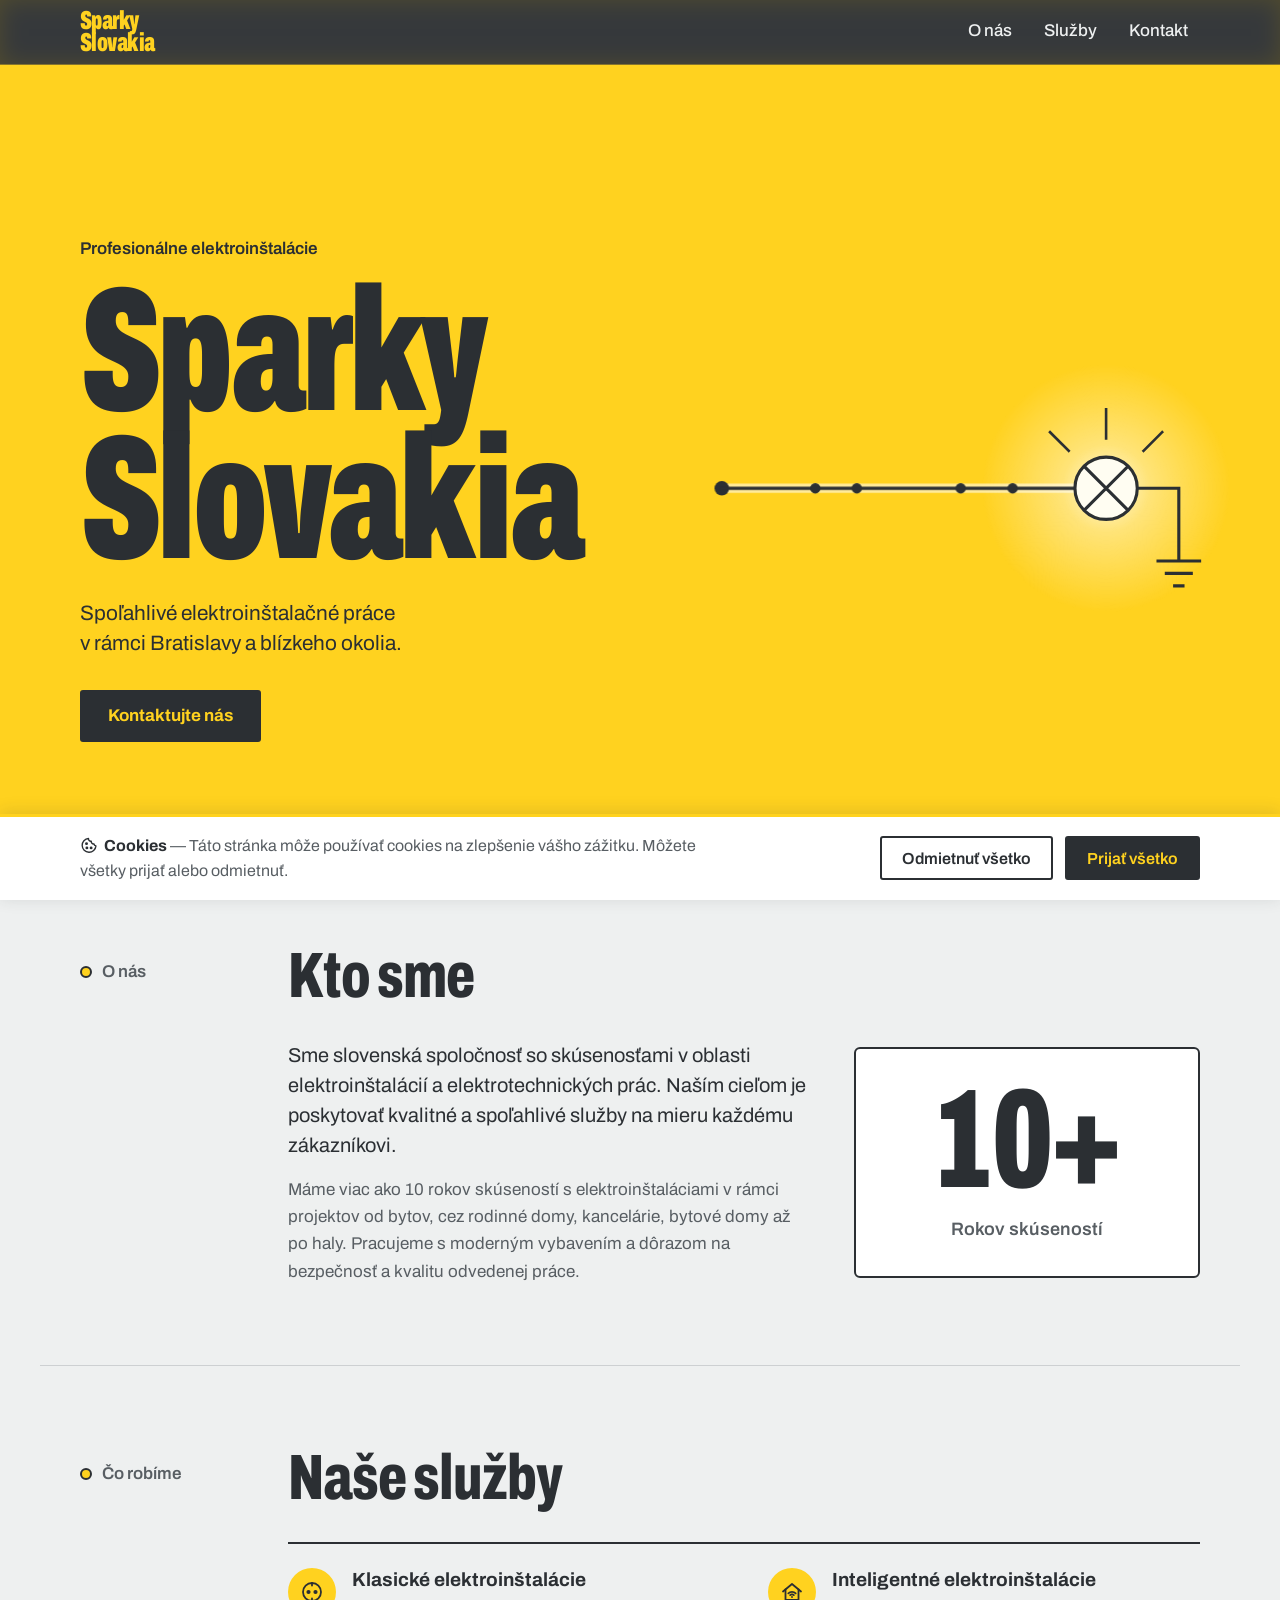
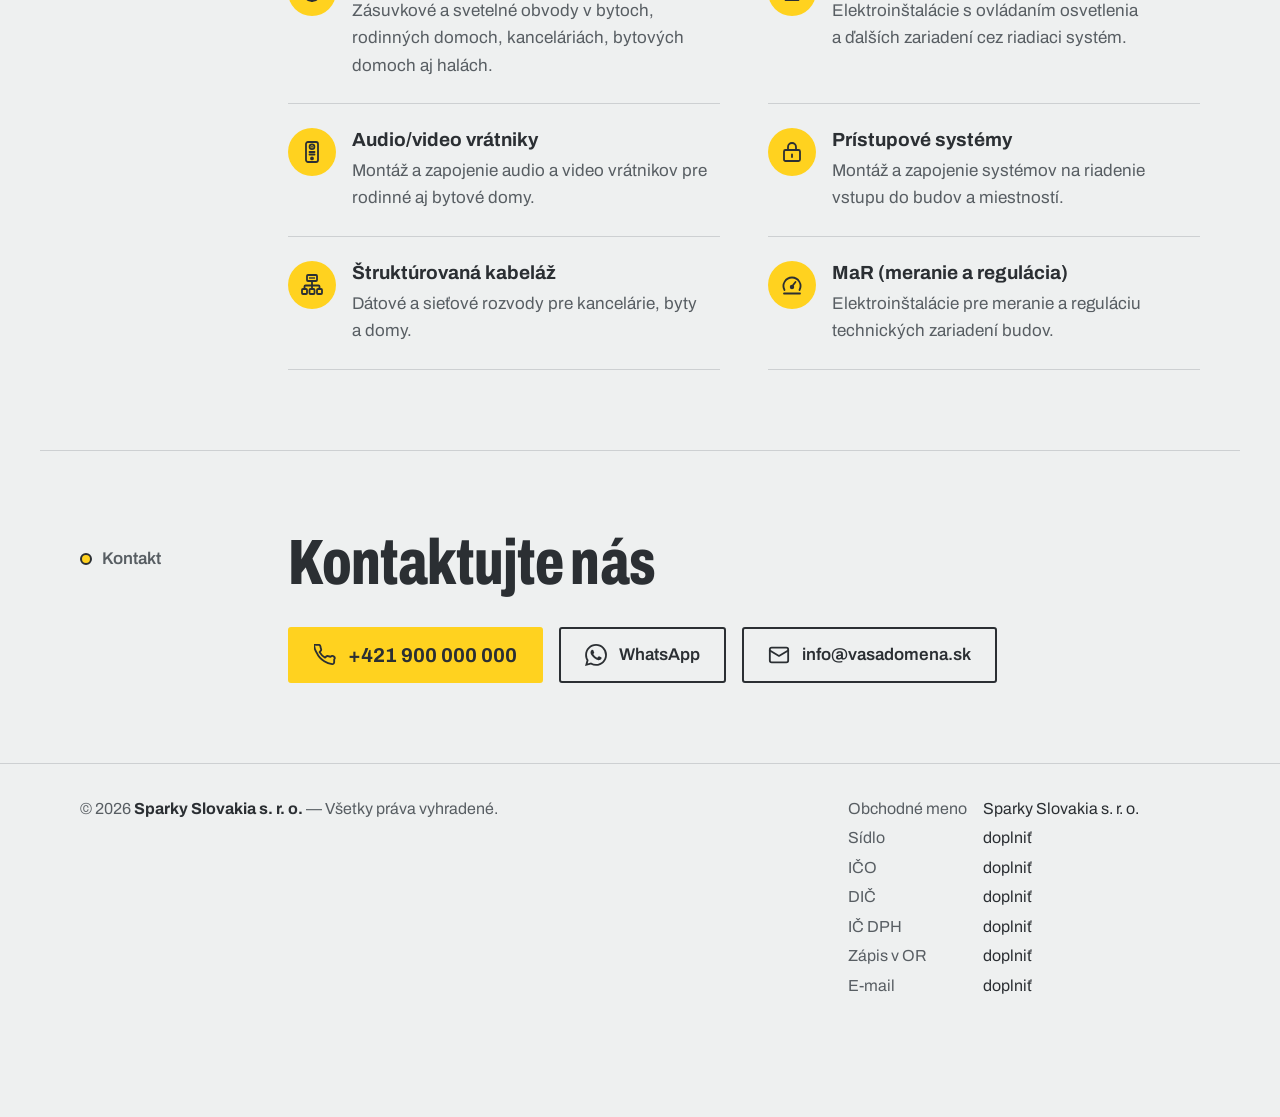
<file: index.html>
<!DOCTYPE html>
<html lang="sk">
<head>
<meta charset="UTF-8">
<meta name="robots" content="noindex">
<meta name="viewport" content="width=device-width, initial-scale=1.0">
<title>Sparky Slovakia s. r. o.</title>
<meta name="description" content="Sparky Slovakia s. r. o. – spoľahlivé elektroinštalačné práce v rámci Bratislavy a blízkeho okolia. Klasické a inteligentné elektroinštalácie, vrátniky, prístupové systémy, štruktúrovaná kabeláž a MaR.">
<meta name="color-scheme" content="light dark">
<link rel="preload" href="fonts/archivo-latin.woff2" as="font" type="font/woff2" crossorigin>
<link rel="stylesheet" href="css/style.css?v=13">
<link rel="icon" href="img/sparky-6a-auto.svg" type="image/svg+xml">
<link rel="apple-touch-icon" href="img/apple-touch-icon-6a.png">
<meta name="theme-color" content="#2B2F33">
<!-- Must run before first paint (so no defer): hides the cookie banner for
     returning visitors. A file, not inline, so the Content-Security-Policy
     in .htaccess can forbid all inline scripts. -->
<script src="js/cookie-check.js?v=13"></script>
<script src="js/main.js?v=13" defer></script>
</head>
<body>

<a class="skip-link" href="#main">Preskočiť na obsah</a>

<!-- NAVBAR -->
<header class="site-header" id="navbar">
  <nav class="nav-inner wrap" aria-label="Hlavná navigácia">
    <a href="#hero" class="nav-logo">
      <span class="nav-logo-text"><span>Sparky</span><span>Slovakia</span></span>
    </a>
    <button class="btn nav-toggle" type="button" aria-expanded="false" aria-controls="nav-links">
      <svg class="icon icon-open" viewBox="0 0 24 24" fill="none" stroke="currentColor" stroke-width="2.2" stroke-linecap="square" aria-hidden="true"><path d="M3 6h18M3 12h18M3 18h18"/></svg>
      <svg class="icon icon-close" viewBox="0 0 24 24" fill="none" stroke="currentColor" stroke-width="2.2" stroke-linecap="square" aria-hidden="true"><path d="M5 5l14 14M19 5 5 19"/></svg>
      Menu
    </button>
    <ul class="nav-links" id="nav-links">
      <li><a href="#about">O&nbsp;nás</a></li>
      <li><a href="#services">Služby</a></li>
      <li><a href="#contact">Kontakt</a></li>
    </ul>
  </nav>
</header>

<main id="main" tabindex="-1">

<!-- HERO -->
<section class="hero" id="hero" aria-labelledby="hero-title">
  <div class="hero-inner wrap">
    <div class="hero-content">
      <p class="hero-tag">Profesionálne elektroinštalácie</p>
      <h1 class="hero-title" id="hero-title"><span>Sparky</span> <span>Slovakia</span></h1>
      <p class="hero-sub">Spoľahlivé elektroinštalačné práce v&nbsp;rámci Bratislavy a&nbsp;blízkeho okolia.</p>
      <a href="#contact" class="btn hero-cta">Kontaktujte nás</a>
    </div>
    <!-- single-line schematic: supply → breaker → switch → lamp -->
    <!-- Power-on sequence: wires draw, both switches snap shut, a spark runs
         to the bulb, the bulb flickers on. Replays on hover/tap (js/main.js).
         Without animation (reduced motion) it simply shows the lit final state. -->
    <svg class="hero-schematic play" viewBox="0 0 480 220" aria-hidden="true" focusable="false">
      <defs>
        <radialGradient id="bulb-halo">
          <stop offset="0" stop-color="#FFFFFF" stop-opacity="0.85"/>
          <stop offset="0.35" stop-color="#FFFFFF" stop-opacity="0.4"/>
          <stop offset="1" stop-color="#FFFFFF" stop-opacity="0"/>
        </radialGradient>
      </defs>
      <circle class="halo" cx="390" cy="110" r="120" fill="url(#bulb-halo)"/>
      <path class="energized" pathLength="1" d="M20 110H360"/>
      <circle class="node" cx="20" cy="110" r="7"/>
      <path class="wire wire-a" pathLength="1" d="M20 110H110"/>
      <path class="wire blade blade-1" pathLength="1" d="M110 110H150"/>
      <path class="wire wire-b" pathLength="1" d="M150 110H250"/>
      <path class="wire blade blade-2" pathLength="1" d="M250 110H300"/>
      <path class="wire wire-c" pathLength="1" d="M300 110H360"/>
      <circle class="bulb-glass" cx="390" cy="110" r="29"/>
      <path class="wire wire-lamp" pathLength="1" d="M360 110a30 30 0 1 0 60 0a30 30 0 1 0-60 0M369 89l42 42M411 89l-42 42M420 110h40v70M440 180h40M448 192h24M456 204h8"/>
      <path class="wire ray" pathLength="1" d="M390 62V34M426 74l18-18M354 74l-18-18"/>
      <circle class="node" cx="110" cy="110" r="5"/>
      <circle class="node" cx="150" cy="110" r="5"/>
      <circle class="node" cx="250" cy="110" r="5"/>
      <circle class="node" cx="300" cy="110" r="5"/>
      <g class="spark">
        <circle r="24" cx="20" cy="110" fill="url(#bulb-halo)"/>
        <circle class="spark-core" r="7" cx="20" cy="110"/>
      </g>
    </svg>
  </div>
</section>

<!-- O NÁS -->
<section class="section wrap" id="about" aria-labelledby="about-title">
  <div class="section-rail">O&nbsp;nás</div>
  <div class="section-body">
    <h2 class="section-title" id="about-title">Kto sme</h2>
    <div class="about-grid">
      <div class="about-text">
        <p>Sme slovenská spoločnosť so skúsenosťami v&nbsp;oblasti elektroinštalácií a&nbsp;elektrotechnických prác. Naším cieľom je poskytovať kvalitné a&nbsp;spoľahlivé služby na mieru každému zákazníkovi.</p>
        <p>Máme viac ako 10 rokov skúseností s&nbsp;elektroinštaláciami v&nbsp;rámci projektov od bytov, cez rodinné domy, kancelárie, bytové domy až po haly. Pracujeme s&nbsp;moderným vybavením a&nbsp;dôrazom na bezpečnosť a&nbsp;kvalitu odvedenej práce.</p>
      </div>
      <dl class="plate">
        <div class="plate-row"><dt>Rokov skúseností</dt><dd>10+</dd></div>
      </dl>
    </div>
  </div>
</section>

<!-- SLUŽBY -->
<section class="section wrap" id="services" aria-labelledby="services-title">
  <div class="section-rail">Čo robíme</div>
  <div class="section-body">
    <h2 class="section-title" id="services-title">Naše služby</h2>
    <ul class="services-list">
      <li class="service">
        <span class="service-icon" aria-hidden="true"><svg class="icon" viewBox="0 0 24 24" fill="none" stroke="currentColor" stroke-width="1.8" stroke-linecap="round" stroke-linejoin="round"><circle cx="12" cy="12" r="9"/><circle cx="8.5" cy="12" r="1.2" fill="currentColor"/><circle cx="15.5" cy="12" r="1.2" fill="currentColor"/><path d="M12 3v2.5M12 18.5V21"/></svg></span>
        <div>
          <h3 class="service-title">Klasické elektroinštalácie</h3>
          <p class="service-desc">Zásuvkové a&nbsp;svetelné obvody v&nbsp;bytoch, rodinných domoch, kanceláriách, bytových domoch aj halách.</p>
        </div>
      </li>
      <li class="service">
        <span class="service-icon" aria-hidden="true"><svg class="icon" viewBox="0 0 24 24" fill="none" stroke="currentColor" stroke-width="1.8" stroke-linecap="round" stroke-linejoin="round"><path d="M3 11.5 12 4l9 7.5"/><path d="M5.5 9.5V20h13V9.5"/><path d="M10.16 15.16a2.6 2.6 0 0 1 3.68 0M8.32 13.32a5.2 5.2 0 0 1 7.36 0"/><path d="M12 17h.01"/></svg></span>
        <div>
          <h3 class="service-title">Inteligentné elektroinštalácie</h3>
          <p class="service-desc">Elektroinštalácie s&nbsp;ovládaním osvetlenia a&nbsp;ďalších zariadení cez riadiaci systém.</p>
        </div>
      </li>
      <li class="service">
        <span class="service-icon" aria-hidden="true"><svg class="icon" viewBox="0 0 24 24" fill="none" stroke="currentColor" stroke-width="1.8" stroke-linecap="round" stroke-linejoin="round"><rect x="6" y="2" width="12" height="20" rx="2"/><circle cx="12" cy="6.8" r="2.4"/><path d="M12 6.8h.01"/><path d="M9.5 12h5M9.5 14.5h5"/><circle cx="12" cy="18.4" r="1" fill="currentColor"/></svg></span>
        <div>
          <h3 class="service-title">Audio/video vrátniky</h3>
          <p class="service-desc">Montáž a&nbsp;zapojenie audio a&nbsp;video vrátnikov pre rodinné aj bytové domy.</p>
        </div>
      </li>
      <li class="service">
        <span class="service-icon" aria-hidden="true"><svg class="icon" viewBox="0 0 24 24" fill="none" stroke="currentColor" stroke-width="1.8" stroke-linecap="round" stroke-linejoin="round"><rect x="4" y="10" width="16" height="11" rx="1.5"/><path d="M8 10V7a4 4 0 0 1 8 0v3"/><path d="M12 14.5v2.5"/></svg></span>
        <div>
          <h3 class="service-title">Prístupové systémy</h3>
          <p class="service-desc">Montáž a&nbsp;zapojenie systémov na riadenie vstupu do budov a&nbsp;miestností.</p>
        </div>
      </li>
      <li class="service">
        <span class="service-icon" aria-hidden="true"><svg class="icon" viewBox="0 0 24 24" fill="none" stroke="currentColor" stroke-width="1.8" stroke-linecap="round" stroke-linejoin="round"><rect x="7" y="2" width="10" height="6" rx="1"/><path d="M10 5h.01M12 5h.01M14 5h.01"/><path d="M12 8v8M4.5 16v-2.5a1 1 0 011-1h13a1 1 0 011 1V16"/><rect x="2" y="16" width="5" height="5" rx="1"/><rect x="9.5" y="16" width="5" height="5" rx="1"/><rect x="17" y="16" width="5" height="5" rx="1"/></svg></span>
        <div>
          <h3 class="service-title">Štruktúrovaná kabeláž</h3>
          <p class="service-desc">Dátové a&nbsp;sieťové rozvody pre kancelárie, byty a&nbsp;domy.</p>
        </div>
      </li>
      <li class="service">
        <span class="service-icon" aria-hidden="true"><svg class="icon" viewBox="0 0 24 24" fill="none" stroke="currentColor" stroke-width="1.8" stroke-linecap="round" stroke-linejoin="round"><path d="M4.5 17a8.5 8.5 0 1 1 15 0"/><path d="M12 13.5 15.5 9"/><circle cx="12" cy="14" r="1.3" fill="currentColor"/><path d="M4 20.5h16"/></svg></span>
        <div>
          <h3 class="service-title">MaR (meranie a&nbsp;regulácia)</h3>
          <p class="service-desc">Elektroinštalácie pre meranie a&nbsp;reguláciu technických zariadení budov.</p>
        </div>
      </li>
    </ul>
  </div>
</section>

<!-- KONTAKT -->
<section class="section wrap" id="contact" aria-labelledby="contact-title">
  <div class="section-rail">Kontakt</div>
  <div class="section-body">
    <h2 class="section-title" id="contact-title">Kontaktujte nás</h2>
    <div class="contact-buttons">
      <a href="tel:+421900000000" class="btn contact-btn contact-btn-primary">
        <svg aria-hidden="true" focusable="false" viewBox="0 0 24 24" fill="none" stroke="currentColor" stroke-width="2" stroke-linecap="round" stroke-linejoin="round"><path d="M22 16.92v3a2 2 0 01-2.18 2 19.79 19.79 0 01-8.63-3.07A19.5 19.5 0 013.07 9.8a19.79 19.79 0 01-3.07-8.68A2 2 0 012 .91h3a2 2 0 012 1.72 12.84 12.84 0 00.7 2.81 2 2 0 01-.45 2.11L6.09 8.91a16 16 0 006 6l1.27-1.27a2 2 0 012.11-.45 12.84 12.84 0 002.81.7A2 2 0 0122 16.92z"/></svg>
        +421 900 000 000
      </a>
      <a href="https://wa.me/421900000000" class="btn contact-btn" target="_blank" rel="noopener">
        <svg aria-hidden="true" focusable="false" viewBox="0 0 24 24" fill="currentColor"><path d="M17.472 14.382c-.297-.149-1.758-.867-2.03-.967-.273-.099-.471-.148-.67.15-.197.297-.767.966-.94 1.164-.173.199-.347.223-.644.075-.297-.15-1.255-.463-2.39-1.475-.883-.788-1.48-1.761-1.653-2.059-.173-.297-.018-.458.13-.606.134-.133.298-.347.446-.52.149-.174.198-.298.298-.497.099-.198.05-.371-.025-.52-.075-.149-.669-1.612-.916-2.207-.242-.579-.487-.5-.669-.51-.173-.008-.371-.01-.57-.01-.198 0-.52.074-.792.372-.272.297-1.04 1.016-1.04 2.479 0 1.462 1.065 2.875 1.213 3.074.149.198 2.096 3.2 5.077 4.487.709.306 1.262.489 1.694.625.712.227 1.36.195 1.871.118.571-.085 1.758-.719 2.006-1.413.248-.694.248-1.289.173-1.413-.074-.124-.272-.198-.57-.347m-5.421 7.403h-.004a9.87 9.87 0 01-5.031-1.378l-.361-.214-3.741.982.998-3.648-.235-.374a9.86 9.86 0 01-1.51-5.26c.001-5.45 4.436-9.884 9.888-9.884 2.64 0 5.122 1.03 6.988 2.898a9.825 9.825 0 012.893 6.994c-.003 5.45-4.437 9.884-9.885 9.884m8.413-18.297A11.815 11.815 0 0012.05 0C5.495 0 .16 5.335.157 11.892c0 2.096.547 4.142 1.588 5.945L.057 24l6.305-1.654a11.882 11.882 0 005.683 1.448h.005c6.554 0 11.89-5.335 11.893-11.893a11.821 11.821 0 00-3.48-8.413z"/></svg>
        WhatsApp
      </a>
      <!-- E-MAIL: nahraďte info@vasadomena.sk skutočnou adresou (na 2 miestach v tomto odkaze) -->
      <a href="mailto:info@vasadomena.sk" class="btn contact-btn">
        <svg aria-hidden="true" focusable="false" viewBox="0 0 24 24" fill="none" stroke="currentColor" stroke-width="2" stroke-linecap="round" stroke-linejoin="round"><rect x="2" y="4" width="20" height="16" rx="2"/><path d="m22 7-10 6L2 7"/></svg>
        info@vasadomena.sk
      </a>
    </div>
  </div>
</section>

</main>

<!-- FOOTER -->
<footer class="site-footer">
  <div class="footer-inner wrap">
    <p>&copy; 2026 <strong>Sparky Slovakia s.&nbsp;r.&nbsp;o.</strong> — Všetky práva vyhradené.</p>
    <!-- ÚDAJE O SPOLOČNOSTI: nahraďte slovo "doplniť" skutočnou hodnotou.
         Ak riadok nepotrebujete, vymažte "doplniť" (ostane <dd></dd>) a riadok sa skryje. -->
    <dl class="company-info" aria-label="Údaje o spoločnosti">
      <div class="company-row"><dt>Obchodné meno</dt><dd>Sparky Slovakia s.&nbsp;r.&nbsp;o.</dd></div>
      <div class="company-row"><dt>Sídlo</dt><dd>doplniť</dd></div>
      <div class="company-row"><dt>IČO</dt><dd>doplniť</dd></div>
      <div class="company-row"><dt>DIČ</dt><dd>doplniť</dd></div>
      <div class="company-row"><dt>IČ DPH</dt><dd>doplniť</dd></div>
      <div class="company-row"><dt>Zápis v&nbsp;OR</dt><dd>doplniť</dd></div>
      <div class="company-row"><dt>E-mail</dt><dd>doplniť</dd></div>
    </dl>
  </div>
</footer>

<!-- COOKIE BANNER -->
<div class="cookie-banner" id="cookie-banner" role="region" aria-label="Cookies">
  <div class="cookie-inner wrap">
    <p class="cookie-text">
      <strong><svg class="icon" viewBox="0 0 24 24" fill="none" stroke="currentColor" stroke-width="1.8" stroke-linecap="round" stroke-linejoin="round" aria-hidden="true"><path d="M20.8 12.9A9 9 0 1 1 11.1 3.2a3 3 0 0 0 3.6 3.6 3 3 0 0 0 3.5 3.5 3 3 0 0 0 2.6 2.6z"/><circle cx="8.5" cy="10" r="1" fill="currentColor"/><circle cx="14.5" cy="15.5" r="1" fill="currentColor"/><circle cx="9" cy="15.5" r="1" fill="currentColor"/></svg>Cookies</strong> — Táto stránka môže používať cookies na zlepšenie vášho zážitku. Môžete všetky prijať alebo odmietnuť.
    </p>
    <div class="cookie-btns">
      <button type="button" class="btn cookie-btn cookie-btn-decline" data-cookie="decline">Odmietnuť všetko</button>
      <button type="button" class="btn cookie-btn cookie-btn-accept" data-cookie="accept">Prijať všetko</button>
    </div>
  </div>
</div>

</body>
</html>
</file>
<file: css/style.css>
/* ─── FONTS ───
   Archivo (SIL OFL 1.1, see fonts/OFL-archivo.txt), self-hosted so visitors'
   browsers make no requests to Google. latin-ext carries Slovak diacritics. */
@font-face {
  font-family: 'Archivo';
  font-style: normal;
  font-weight: 400 900;
  font-stretch: 62% 125%;
  font-display: swap;
  src: url(../fonts/archivo-latin-ext.woff2) format('woff2');
  unicode-range: U+0100-02BA, U+02BD-02C5, U+02C7-02CC, U+02CE-02D7, U+02DD-02FF, U+0304, U+0308, U+0329, U+1D00-1DBF, U+1E00-1E9F, U+1EF2-1EFF, U+2020, U+20A0-20AB, U+20AD-20C0, U+2113, U+2C60-2C7F, U+A720-A7FF;
}
@font-face {
  font-family: 'Archivo';
  font-style: normal;
  font-weight: 400 900;
  font-stretch: 62% 125%;
  font-display: swap;
  src: url(../fonts/archivo-latin.woff2) format('woff2');
  unicode-range: U+0000-00FF, U+0131, U+0152-0153, U+02BB-02BC, U+02C6, U+02DA, U+02DC, U+0304, U+0308, U+0329, U+2000-206F, U+20AC, U+2122, U+2191, U+2193, U+2212, U+2215, U+FEFF, U+FFFD;
}

/* ─── TOKENS ───
   signal yellow #FFD21F · anthracite ink #2B2F33 · enclosure #EEF0F0
   panel #FFFFFF · conductor blue #1D5FA6 · graphite #585E63 */
:root {
  /* fixed brand primitives: never change with the colour scheme */
  --signal: #FFD21F;
  --signal-light: #FFE366;
  --ink: #2B2F33;
  --ink-raised: #41464B;

  /* semantic tokens: redefined for dark mode below */
  --yellow: var(--signal);
  --yellow-hover: var(--signal-light);
  --bg: #EEF0F0;
  --surface: #FFFFFF;
  --text: #2B2F33;
  --muted: #585E63;
  --line: #CDD0D2;
  --line-strong: #2B2F33;
  --link: #1D5FA6;
  --focus: #1D5FA6;
  /* see-through anthracite; the header's backdrop-filter greys out what's
     behind it, so the yellow hero can't tint it green */
  --nav-bg: rgba(43, 47, 51, 0.82);
  --btn-bg: var(--ink);
  --btn-bg-hover: var(--ink-raised);
  --btn-text: var(--signal);

  --font: 'Archivo', 'Arial Narrow', system-ui, sans-serif;
  --s1: 0.5rem; --s2: 1rem; --s3: 1.5rem; --s4: 2rem; --s5: 3rem; --s6: 5rem;
  --gutter: clamp(1rem, 4vw, 2.5rem);
  --max: 1200px;
  --nav-h: 64px;
  color-scheme: light;
}
@media (prefers-color-scheme: dark) {
  :root {
    --yellow: #F5C800;
    --yellow-hover: var(--signal);
    --bg: #2B2F33;
    --surface: #353A3E;
    --text: #EEF0F0;
    --muted: #B5BABE;
    --line: #4A5055;
    --line-strong: #858C92;
    --link: var(--signal);
    --focus: var(--signal);
    --btn-bg: var(--signal);
    --btn-bg-hover: var(--signal-light);
    --btn-text: var(--ink);
    color-scheme: dark;
  }
}

*, *::before, *::after { box-sizing: border-box; margin: 0; padding: 0; }

html {
  scroll-padding-top: calc(var(--nav-h) + 1rem);
  /* keep scrolled-to / focused elements clear of the fixed cookie banner;
     --cookie-h is set by js/main.js and reset to 0 once the banner is gone */
  scroll-padding-bottom: var(--cookie-h, 0px);
  -webkit-text-size-adjust: 100%;
}
@media (prefers-reduced-motion: no-preference) {
  html { scroll-behavior: smooth; }
}

body {
  font-family: var(--font);
  font-size: 1.0625rem;
  line-height: 1.6;
  background: var(--bg);
  color: var(--text);
  overflow-x: hidden;
}

a { color: var(--link); }
:focus-visible {
  outline: 3px solid var(--focus);
  outline-offset: 3px;
  border-radius: 2px;
}
/* #main receives programmatic focus only (skip link, closed cookie banner) */
#main:focus { outline: none; }

.skip-link {
  position: absolute;
  left: var(--s2);
  top: -100px;
  z-index: 2000;
  background: var(--btn-bg);
  color: var(--btn-text);
  padding: 0.75rem 1rem;
  font-weight: 600;
  text-decoration: none;
}
.skip-link:focus { top: var(--s2); }

.icon { width: 1.5rem; height: 1.5rem; flex-shrink: 0; }

/* ─── SHARED ─── */
.wrap {
  max-width: var(--max);
  margin-inline: auto;
  padding-inline: var(--gutter);
}
.btn {
  display: inline-flex;
  align-items: center;
  min-height: 44px;
  border-radius: 3px;
  font: inherit;
  font-weight: 600;
  text-decoration: none;
  cursor: pointer;
}

/* ─── NAVBAR ─── */
.site-header {
  position: fixed;
  top: 0; left: 0; right: 0;
  z-index: 1000;
  /* The header is dark and see-through in both schemes, so it pins the
     dark-scheme text/line colours for everything inside it. */
  --bg: var(--ink);
  --text: #EEF0F0;
  --line: #4A5055;
  --line-strong: #858C92;
  --link: var(--signal);
  --focus: var(--signal);
  color: var(--text);
  background: var(--nav-bg);
  -webkit-backdrop-filter: grayscale(1) brightness(0.5) blur(12px);
  backdrop-filter: grayscale(1) brightness(0.5) blur(12px);
  border-bottom: 1px solid rgba(255, 210, 31, 0.35);
  transition: transform 0.3s cubic-bezier(.4,0,.2,1);
}
/* browsers without backdrop-filter: nearly solid, so it doesn't turn olive */
@supports not ((backdrop-filter: blur(1px)) or (-webkit-backdrop-filter: blur(1px))) {
  .site-header { background: rgba(43, 47, 51, 0.96); }
}
.site-header.is-hidden { transform: translateY(-100%); }

.nav-inner {
  height: var(--nav-h);
  display: flex;
  align-items: center;
  justify-content: space-between;
  gap: var(--s2);
}

/* Logo: "Sparky / Slovakia" as text only, set like the hero title
   (Archivo, heavy, condensed, stacked), in signal yellow on the dark header. */
.nav-logo {
  display: inline-flex;
  align-items: center;
  min-height: 44px;
  text-decoration: none;
}
.nav-logo-text {
  display: flex;
  flex-direction: column;
  align-items: flex-start;
  font-weight: 850;
  font-stretch: 62%;
  font-size: 1.625rem;
  line-height: 0.84;
  letter-spacing: -0.02em;
  color: var(--signal);
}

.nav-toggle {
  display: none;
  gap: 0.5rem;
  padding: 0 0.9rem;
  background: transparent;
  color: var(--text);
  border: 1.5px solid var(--line-strong);
}
.nav-toggle .icon { width: 1.25rem; height: 1.25rem; }
.nav-toggle .icon-close { display: none; }
.nav-toggle[aria-expanded="true"] .icon-open { display: none; }
.nav-toggle[aria-expanded="true"] .icon-close { display: block; }

.nav-links {
  display: flex;
  gap: var(--s1);
  list-style: none;
}
.nav-links a {
  display: inline-flex;
  align-items: center;
  min-height: 44px;
  padding: 0 0.75rem;
  color: var(--text);
  text-decoration: none;
  font-weight: 500;
  border-bottom: 3px solid transparent;
}
.nav-links a:hover { border-bottom-color: var(--yellow); }

/* ─── HERO ─── */
/* The hero stays yellow in both schemes, so it pins the light-scheme
   button and focus colours for everything inside it. */
.hero {
  background: var(--yellow);
  color: var(--ink);
  --focus: var(--ink);
  --btn-bg: var(--ink);
  --btn-bg-hover: var(--ink-raised);
  --btn-text: var(--signal);
  padding-top: var(--nav-h);
}
.hero-inner {
  padding-top: clamp(3rem, 9vh, 6rem);
  padding-bottom: var(--s4);
  min-height: min(92vh, 50rem);
  display: grid;
  grid-template-columns: minmax(0, 1.15fr) minmax(0, 1fr);
  grid-template-rows: 1fr;
  column-gap: var(--s5);
  row-gap: var(--s4);
  align-items: center;
}
.hero-tag {
  font-size: 1.0625rem;
  font-weight: 600;
  margin-bottom: var(--s2);
}
.hero-title {
  font-weight: 850;
  font-stretch: 62%;
  font-size: clamp(4.5rem, 15vw, 11rem);
  line-height: 0.84;
  letter-spacing: -0.02em;
  margin-bottom: var(--s3);
}
.hero-title span { display: block; }
.hero-sub {
  font-size: clamp(1.125rem, 2vw, 1.3rem);
  line-height: 1.45;
  max-width: 30ch;
  margin-bottom: var(--s4);
}
.hero-cta {
  min-height: 52px;
  padding: 0 1.75rem;
  background: var(--btn-bg);
  color: var(--btn-text);
  font-weight: 700;
  font-size: 1.0625rem;
}
.hero-cta:hover { background: var(--btn-bg-hover); }

/* Hero schematic. The base rules are the lit final state, which is also what
   visitors with reduced motion see. The .play rules below animate the
   power-on sequence (~3.7 s):
   wires draw → switch 1 snaps shut → switch 2 → spark runs to the bulb
   → bulb flickers on → rays. */
.hero { overflow: clip; }
.hero-schematic { width: 100%; height: auto; color: var(--ink); overflow: visible; }
.hero-schematic .wire {
  fill: none;
  stroke: currentColor;
  stroke-width: 3;
  stroke-linecap: square;
  stroke-linejoin: miter;
}
.hero-schematic .node { fill: currentColor; }
.hero-schematic .ray { stroke-width: 2.5; }
.hero-schematic .blade { transform-box: view-box; }
.hero-schematic .blade-1 { transform-origin: 110px 110px; }
.hero-schematic .blade-2 { transform-origin: 250px 110px; }
.hero-schematic .energized {
  fill: none;
  stroke: #FFFFFF;
  stroke-width: 9;
  stroke-linecap: round;
  opacity: 0.55;
}
.hero-schematic .bulb-glass { fill: #FFFDF2; }
.hero-schematic .halo { pointer-events: none; }
.hero-schematic .spark { opacity: 0; }
.hero-schematic .spark-core { fill: #FFFFFF; stroke: currentColor; stroke-width: 2.5; }

@media (prefers-reduced-motion: no-preference) {
  .hero-schematic { cursor: pointer; }
  .hero-schematic.play .wire {
    stroke-dasharray: 1;
    stroke-dashoffset: 1;
    animation: draw 0.35s cubic-bezier(.6,0,.3,1) both;
  }
  .hero-schematic.play .blade-1 {
    animation: draw 0.2s 0.3s both, snap-1 0.22s 1.75s cubic-bezier(.3,1.6,.5,1) both;
  }
  .hero-schematic.play .wire-b { animation-delay: 0.45s; }
  .hero-schematic.play .blade-2 {
    animation: draw 0.2s 0.75s both, snap-2 0.22s 2.1s cubic-bezier(.3,1.6,.5,1) both;
  }
  .hero-schematic.play .wire-c { animation-delay: 0.9s; animation-duration: 0.2s; }
  .hero-schematic.play .wire-lamp { animation-delay: 1.05s; animation-duration: 0.6s; }
  .hero-schematic.play .energized {
    stroke-dasharray: 1;
    stroke-dashoffset: 1;
    animation: draw 0.55s 2.4s linear both;
  }
  .hero-schematic.play .spark { animation: spark 0.55s 2.4s linear both; }
  .hero-schematic.play .bulb-glass,
  .hero-schematic.play .halo { animation: flicker 0.65s 2.95s linear both; }
  .hero-schematic.play .ray { animation-delay: 3.35s; }
  .hero-schematic.play .node { animation: appear 0.2s 0.1s both; }

  @keyframes draw { from { stroke-dashoffset: 1; } to { stroke-dashoffset: 0; } }
  @keyframes appear { from { opacity: 0; } to { opacity: 1; } }
  @keyframes snap-1 { from { transform: rotate(-35deg); } to { transform: rotate(0); } }
  @keyframes snap-2 { from { transform: rotate(-33deg); } to { transform: rotate(0); } }
  @keyframes spark {
    0%   { opacity: 0; transform: translateX(0); }
    10%  { opacity: 1; }
    90%  { opacity: 1; }
    100% { opacity: 0; transform: translateX(340px); }
  }
  @keyframes flicker {
    0%   { opacity: 0; }
    12%  { opacity: 1; }
    22%  { opacity: 0.1; }
    38%  { opacity: 0.9; }
    48%  { opacity: 0.25; }
    66%  { opacity: 1; }
    100% { opacity: 1; }
  }
}

/* ─── SECTIONS ─── */
.section {
  padding-block: var(--s6);
  display: grid;
  grid-template-columns: 11rem minmax(0, 1fr);
  column-gap: var(--s4);
}
.section + .section { border-top: 1px solid var(--line); }
.section-rail {
  padding-top: 0.9rem;
  font-weight: 600;
  color: var(--muted);
  display: flex;
  align-items: baseline;
  gap: 0.6rem;
}
.section-rail::before {
  content: '';
  width: 0.75rem;
  height: 0.75rem;
  background: var(--yellow);
  border-radius: 50%;
  border: 2px solid var(--line-strong);
  flex-shrink: 0;
  transform: translateY(1px);
}
.section-body { min-width: 0; }
.section-title {
  font-weight: 800;
  font-stretch: 70%;
  font-size: clamp(2.5rem, 6vw, 4rem);
  line-height: 1;
  letter-spacing: -0.015em;
  margin-bottom: var(--s4);
}

/* ─── O NÁS ─── */
/* text on the left, the "10+" plate beside it, centred against the text;
   on phones the plate goes full width under the text */
.about-grid {
  display: grid;
  gap: var(--s4);
  align-items: center;
}
@media (min-width: 721px) {
  .about-grid { grid-template-columns: minmax(0, 1.5fr) minmax(0, 1fr); column-gap: var(--s5); }
}
.about-text p { max-width: 62ch; }
.about-text p + p { margin-top: var(--s2); color: var(--muted); }
.about-text p:first-child { font-size: 1.25rem; line-height: 1.5; }

/* rating plate: big figure set like the hero title, label under it, centred;
   more figures would sit side by side */
.plate {
  display: grid;
  grid-auto-flow: column;
  grid-auto-columns: minmax(0, 1fr);
  border: 2px solid var(--line-strong);
  border-radius: 6px;
  background: var(--surface);
}
.plate-row {
  display: flex;
  flex-direction: column;
  align-items: center;
  gap: var(--s2);
  padding: var(--s4) var(--s3) var(--s4);
  text-align: center;
}
.plate-row + .plate-row { border-left: 1px solid var(--line); }
.plate dt {
  order: 2;
  color: var(--muted);
  font-size: 1.125rem;
  font-weight: 600;
}
.plate dd {
  order: 1;
  font-weight: 850;
  font-stretch: 62%;
  font-size: clamp(6rem, 11vw, 9.5rem);
  line-height: 0.84;
  letter-spacing: -0.02em;
  font-variant-numeric: tabular-nums;
}

/* ─── SLUŽBY ─── */
.services-list {
  list-style: none;
  display: grid;
  grid-template-columns: repeat(2, minmax(0, 1fr));
  column-gap: var(--s5);
  border-top: 2px solid var(--line-strong);
}
.service {
  display: grid;
  grid-template-columns: 3rem 1fr;
  gap: var(--s2);
  padding: var(--s3) 0;
  border-bottom: 1px solid var(--line);
}
.service-icon {
  width: 3rem; height: 3rem;
  display: grid;
  place-items: center;
  background: var(--yellow);
  color: var(--ink);
  border-radius: 50%;
}
.service-title {
  font-size: 1.1875rem;
  font-weight: 700;
  line-height: 1.3;
  margin-bottom: 0.3rem;
}
.service-desc { color: var(--muted); max-width: 48ch; }

/* ─── KONTAKT ─── */
.contact-buttons {
  display: flex;
  flex-wrap: wrap;
  gap: var(--s2);
}
.contact-btn {
  gap: 0.75rem;
  min-height: 56px;
  padding: 0 1.5rem;
  border: 2px solid var(--line-strong);
  color: var(--text);
  background: transparent;
  font-size: 1.0625rem;
}
.contact-btn:hover { background: var(--surface); }
.contact-btn svg { width: 22px; height: 22px; flex-shrink: 0; }
.contact-btn-primary {
  background: var(--yellow);
  border-color: var(--yellow);
  color: var(--ink);
  font-size: 1.25rem;
  font-weight: 700;
  font-variant-numeric: tabular-nums;
}
.contact-btn-primary:hover { background: var(--yellow-hover); border-color: var(--yellow-hover); }

/* ─── FOOTER ─── */
.site-footer {
  border-top: 1px solid var(--line);
}
.footer-inner {
  padding-top: var(--s4);
  padding-bottom: calc(var(--s4) + var(--cookie-h, 0px));
  font-size: 1rem;
  color: var(--muted);
}
.footer-inner {
  display: flex;
  flex-wrap: wrap;
  justify-content: space-between;
  align-items: flex-start;
  gap: var(--s3) var(--s5);
}
.footer-inner strong { color: var(--text); font-weight: 700; }
.company-info {
  display: grid;
  grid-template-columns: auto 1fr;
  gap: 0.25rem var(--s2);
  min-width: min(100%, 22rem);
}
.company-row { display: contents; }
.company-row dt { color: var(--muted); }
.company-row dd { color: var(--text); }
/* rows whose value is still empty stay hidden until filled in */
.company-row:has(dd:empty) { display: none; }

/* ─── COOKIES BANNER ─── */
.cookie-banner {
  position: fixed;
  left: 0; right: 0; bottom: 0;
  z-index: 1500;
  background: var(--surface);
  border-top: 3px solid var(--yellow);
  box-shadow: 0 -2px 16px rgba(43, 47, 51, 0.14);
}
/* returning visitor: hidden before first paint by the inline <head> script */
.cookie-chosen .cookie-banner { display: none; }
.cookie-inner {
  padding-block: var(--s2);
  display: flex;
  align-items: center;
  justify-content: space-between;
  gap: var(--s2) var(--s3);
  flex-wrap: wrap;
}
@media (prefers-reduced-motion: no-preference) {
  .cookie-banner { animation: slideUp 0.4s ease; }
  @keyframes slideUp { from { transform: translateY(100%); } to { transform: translateY(0); } }
}
.cookie-text {
  flex: 1 1 22rem;
  font-size: 1rem;
  color: var(--muted);
  max-width: 70ch;
}
.cookie-text strong {
  color: var(--text);
  display: inline-flex;
  align-items: center;
  gap: 0.35rem;
  vertical-align: bottom;
}
.cookie-text .icon { width: 1.15rem; height: 1.15rem; }
.cookie-btns { display: flex; gap: 0.75rem; flex-wrap: wrap; }
.cookie-btn {
  justify-content: center;
  padding: 0 1.25rem;
  font-size: 1rem;
}
.cookie-btn-accept {
  background: var(--btn-bg);
  color: var(--btn-text);
  border: 2px solid var(--btn-bg);
}
.cookie-btn-decline {
  background: transparent;
  color: var(--text);
  border: 2px solid var(--line-strong);
}
.cookie-btn-decline:hover { background: var(--bg); }

/* ─── RESPONSIVE ─── */
@media (max-width: 900px) {
  .hero-inner { grid-template-columns: 1fr; grid-template-rows: auto; min-height: 0; }
  .hero-schematic { max-width: 30rem; }
  .section { grid-template-columns: 1fr; }
  .section-rail { padding-top: 0; margin-bottom: var(--s2); }
}
@media (max-width: 720px) {
  .nav-toggle { display: inline-flex; }
  /* phones: the name fills the width, the main action spans it */
  .hero-title { font-size: 26vw; }
  .hero-cta { width: 100%; justify-content: center; }
  .hero-inner { padding-top: var(--s4); }
  .about-text p:first-child { font-size: 1.125rem; }
  .nav-links {
    display: none;
    position: absolute;
    top: var(--nav-h);
    left: 0; right: 0;
    flex-direction: column;
    gap: 0;
    padding: var(--s1) var(--gutter) var(--s2);
    background: var(--bg);
    border-bottom: 2px solid var(--line-strong);
  }
  .nav-links.is-open { display: flex; }
  .nav-links a {
    width: 100%;
    min-height: 52px;
    padding: 0;
    font-size: 1.25rem;
    border-bottom: 1px solid var(--line);
  }
  .nav-links a:hover { border-bottom-color: var(--line); color: var(--link); }
  .services-list { grid-template-columns: 1fr; }
  .section { padding-block: var(--s5); }
  .contact-btn { width: 100%; }
  .cookie-btns { width: 100%; }
  .cookie-btn { flex: 1 1 auto; padding: 0 0.75rem; }
}
@media (prefers-reduced-motion: reduce) {
  *, *::before, *::after { transition-duration: 0.01ms !important; animation-duration: 0.01ms !important; }
}
</file>
